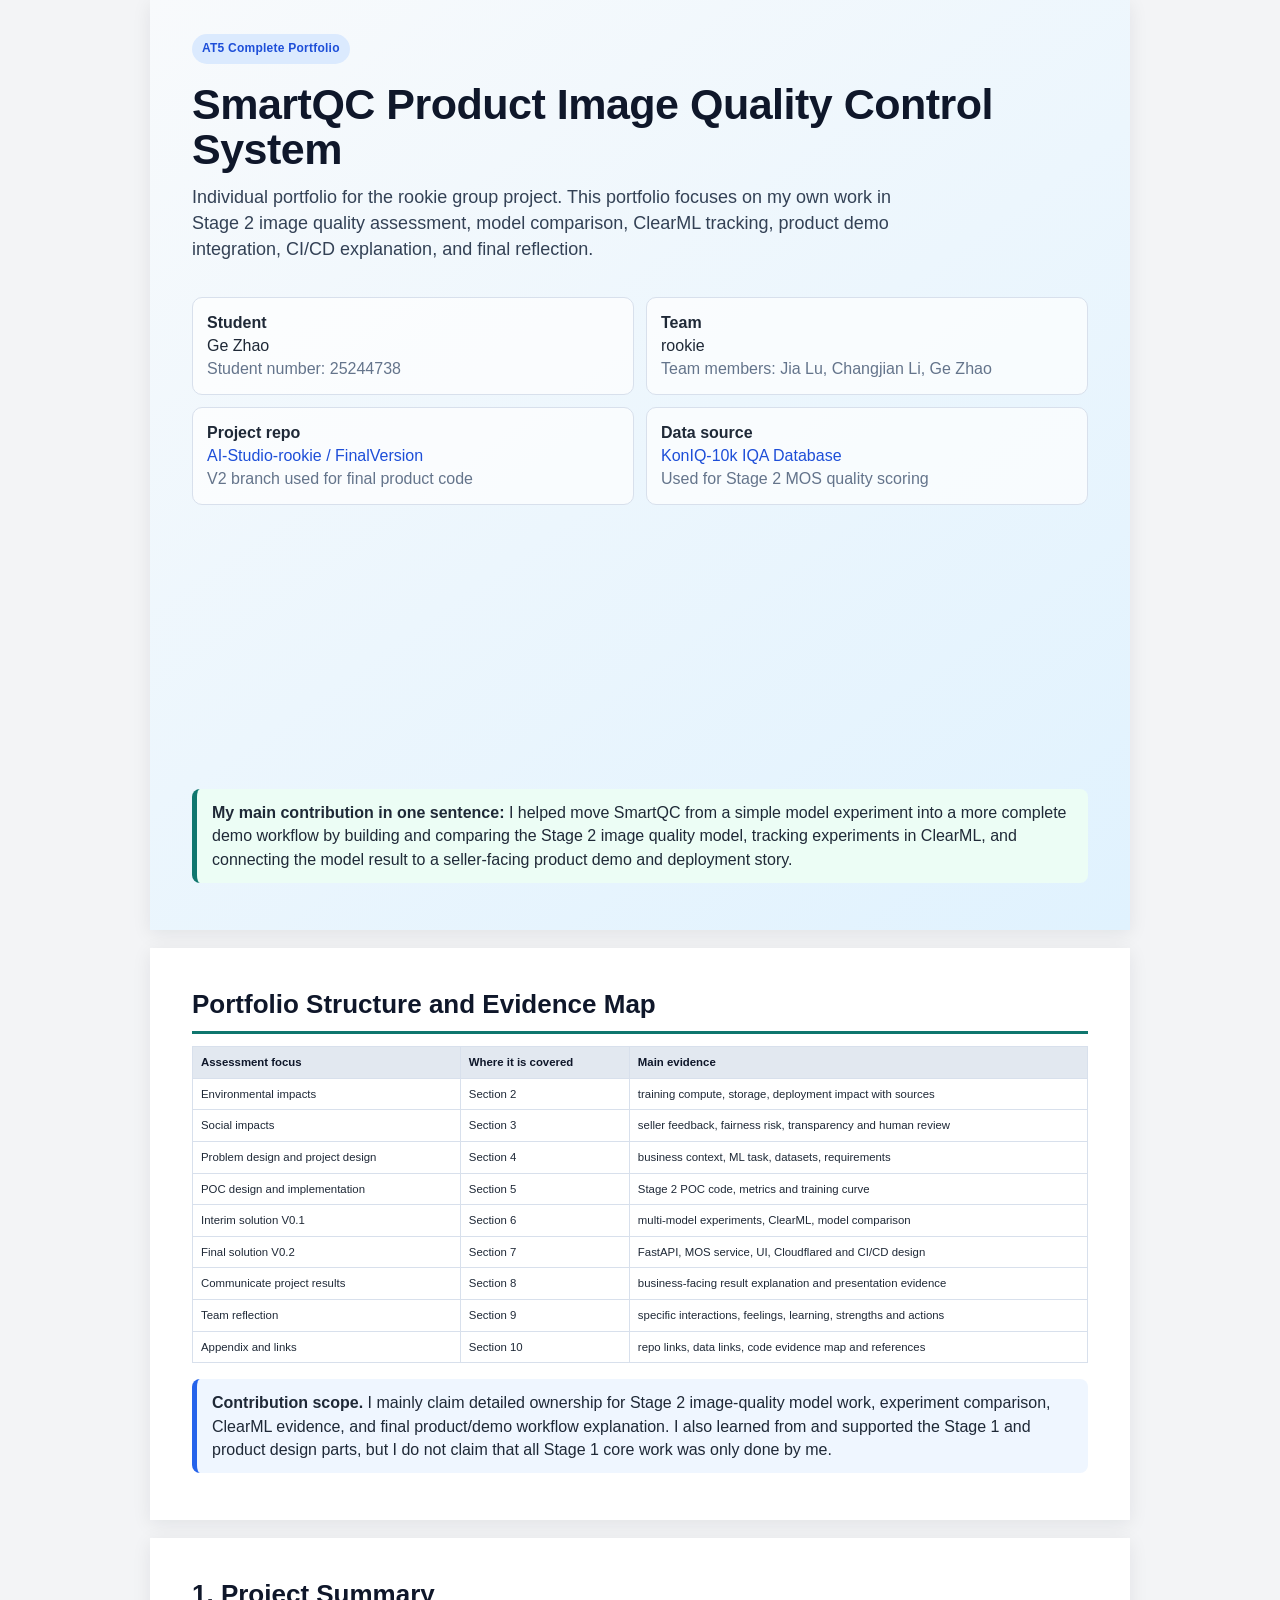
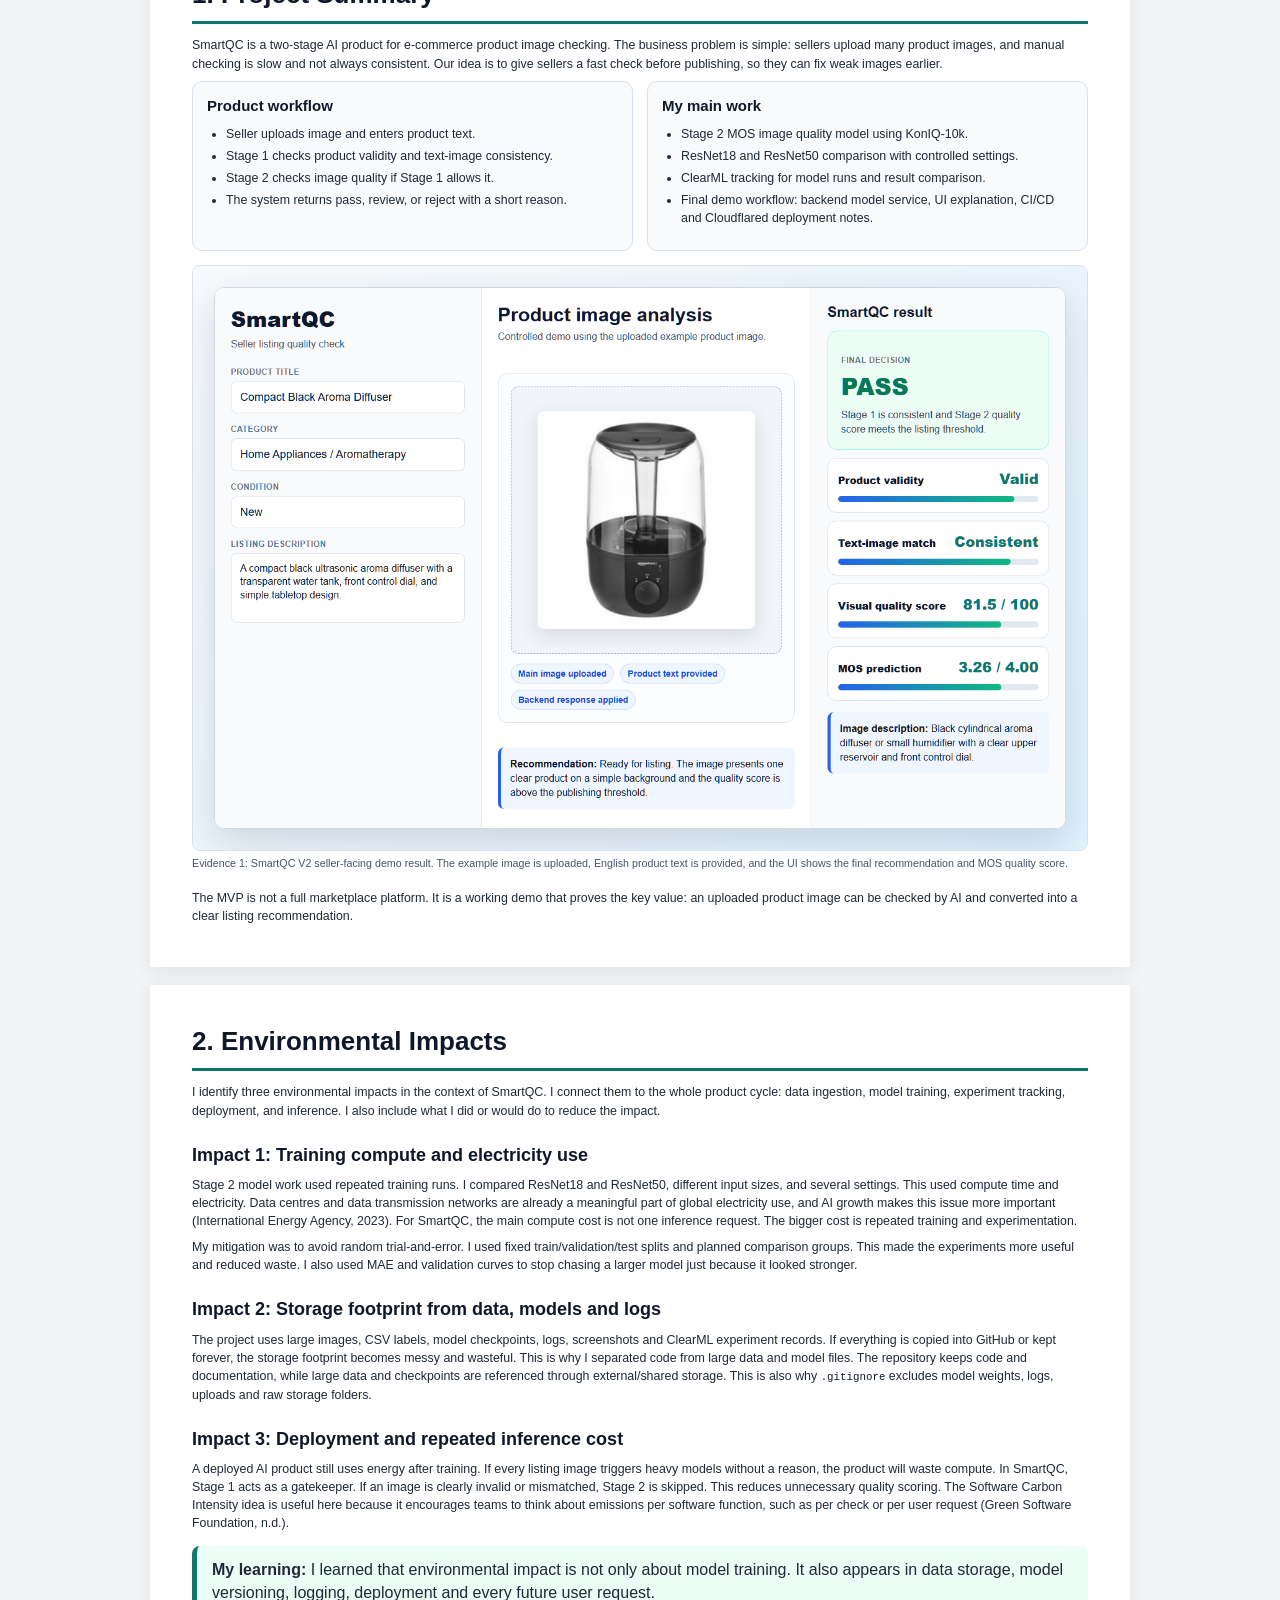
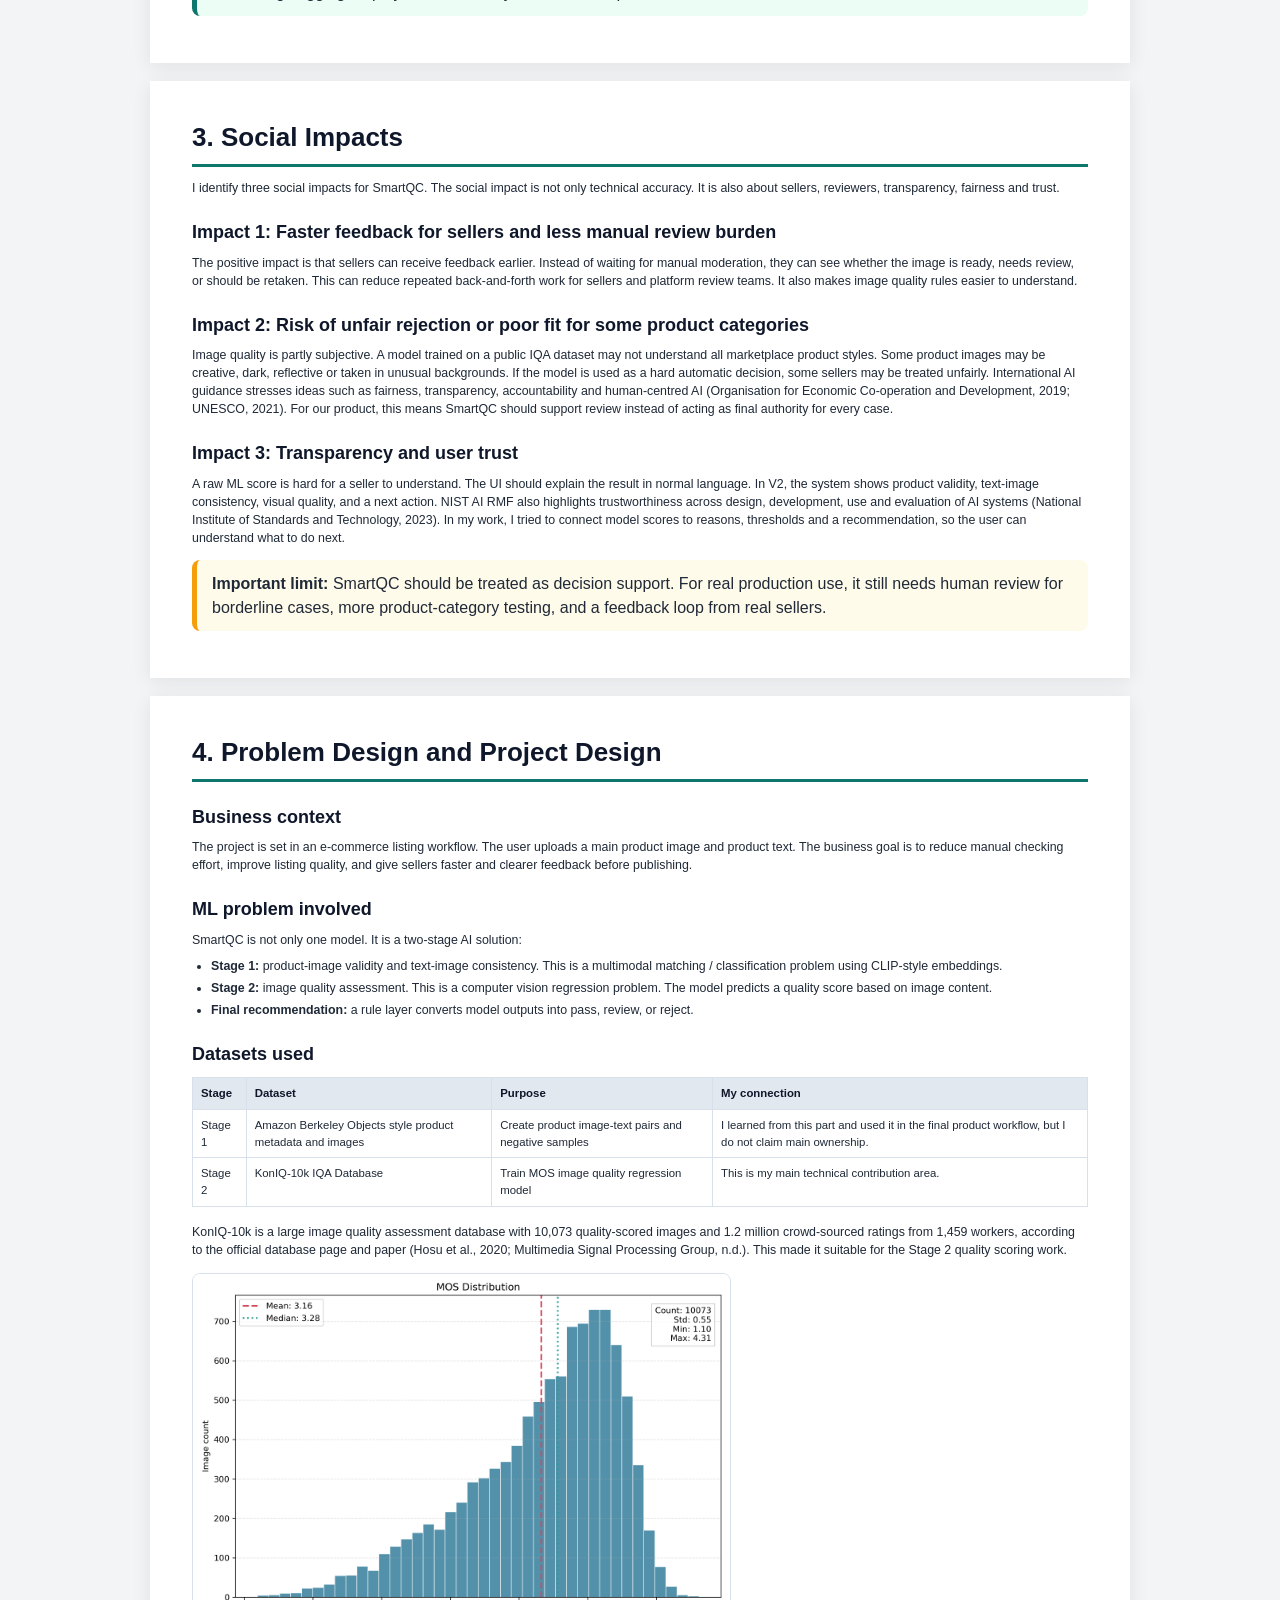
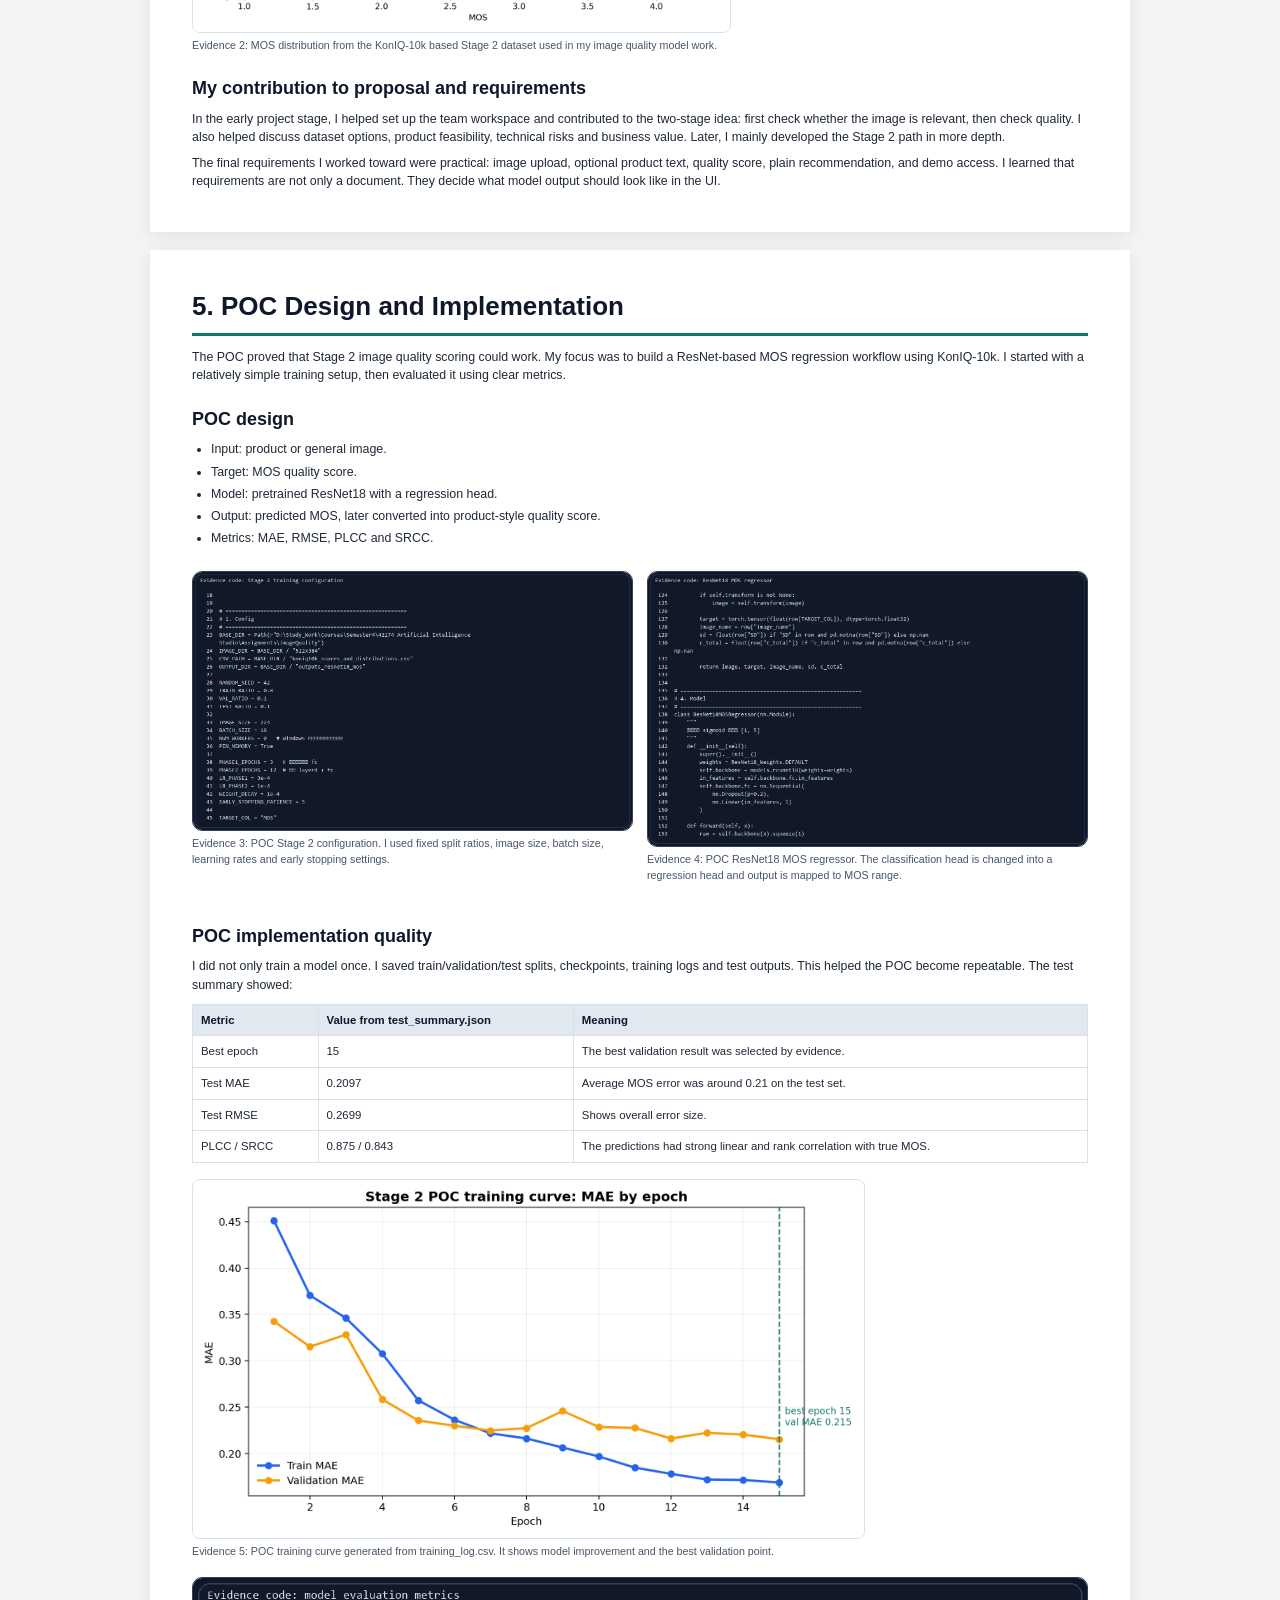
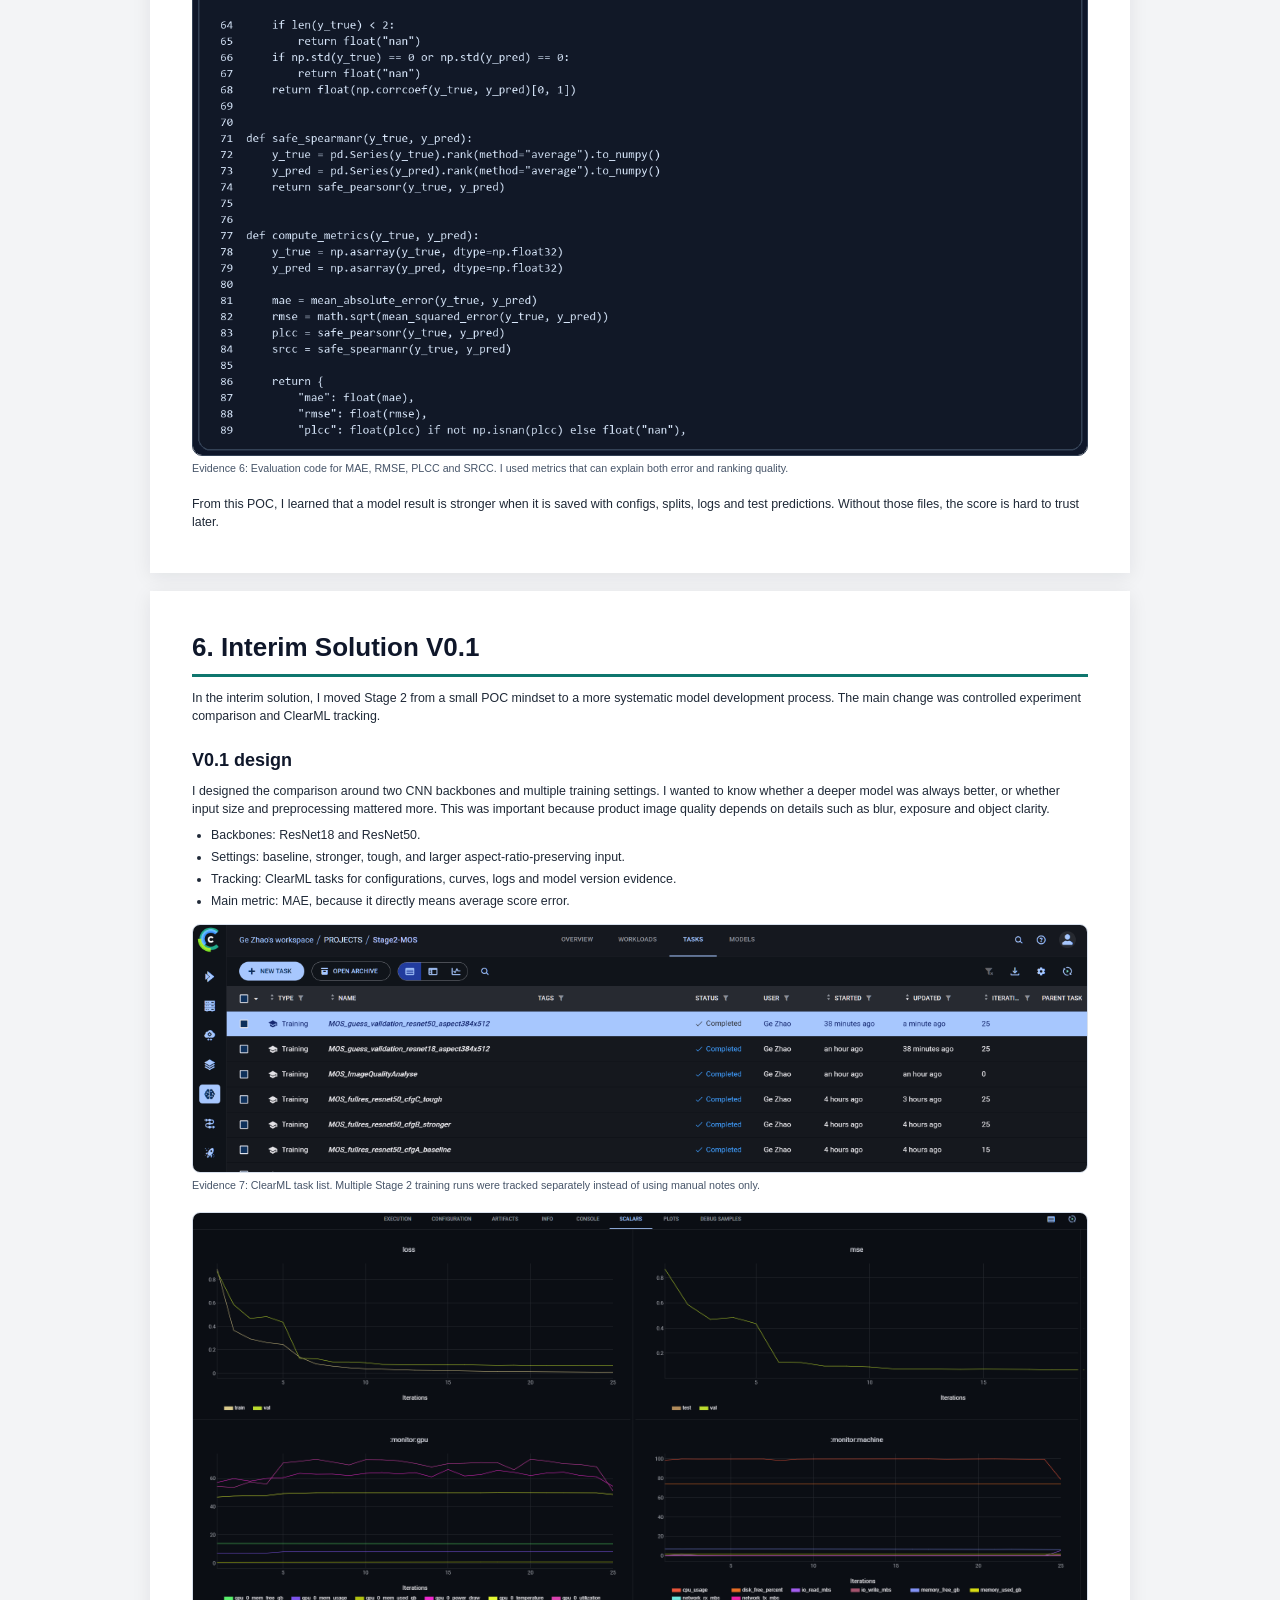
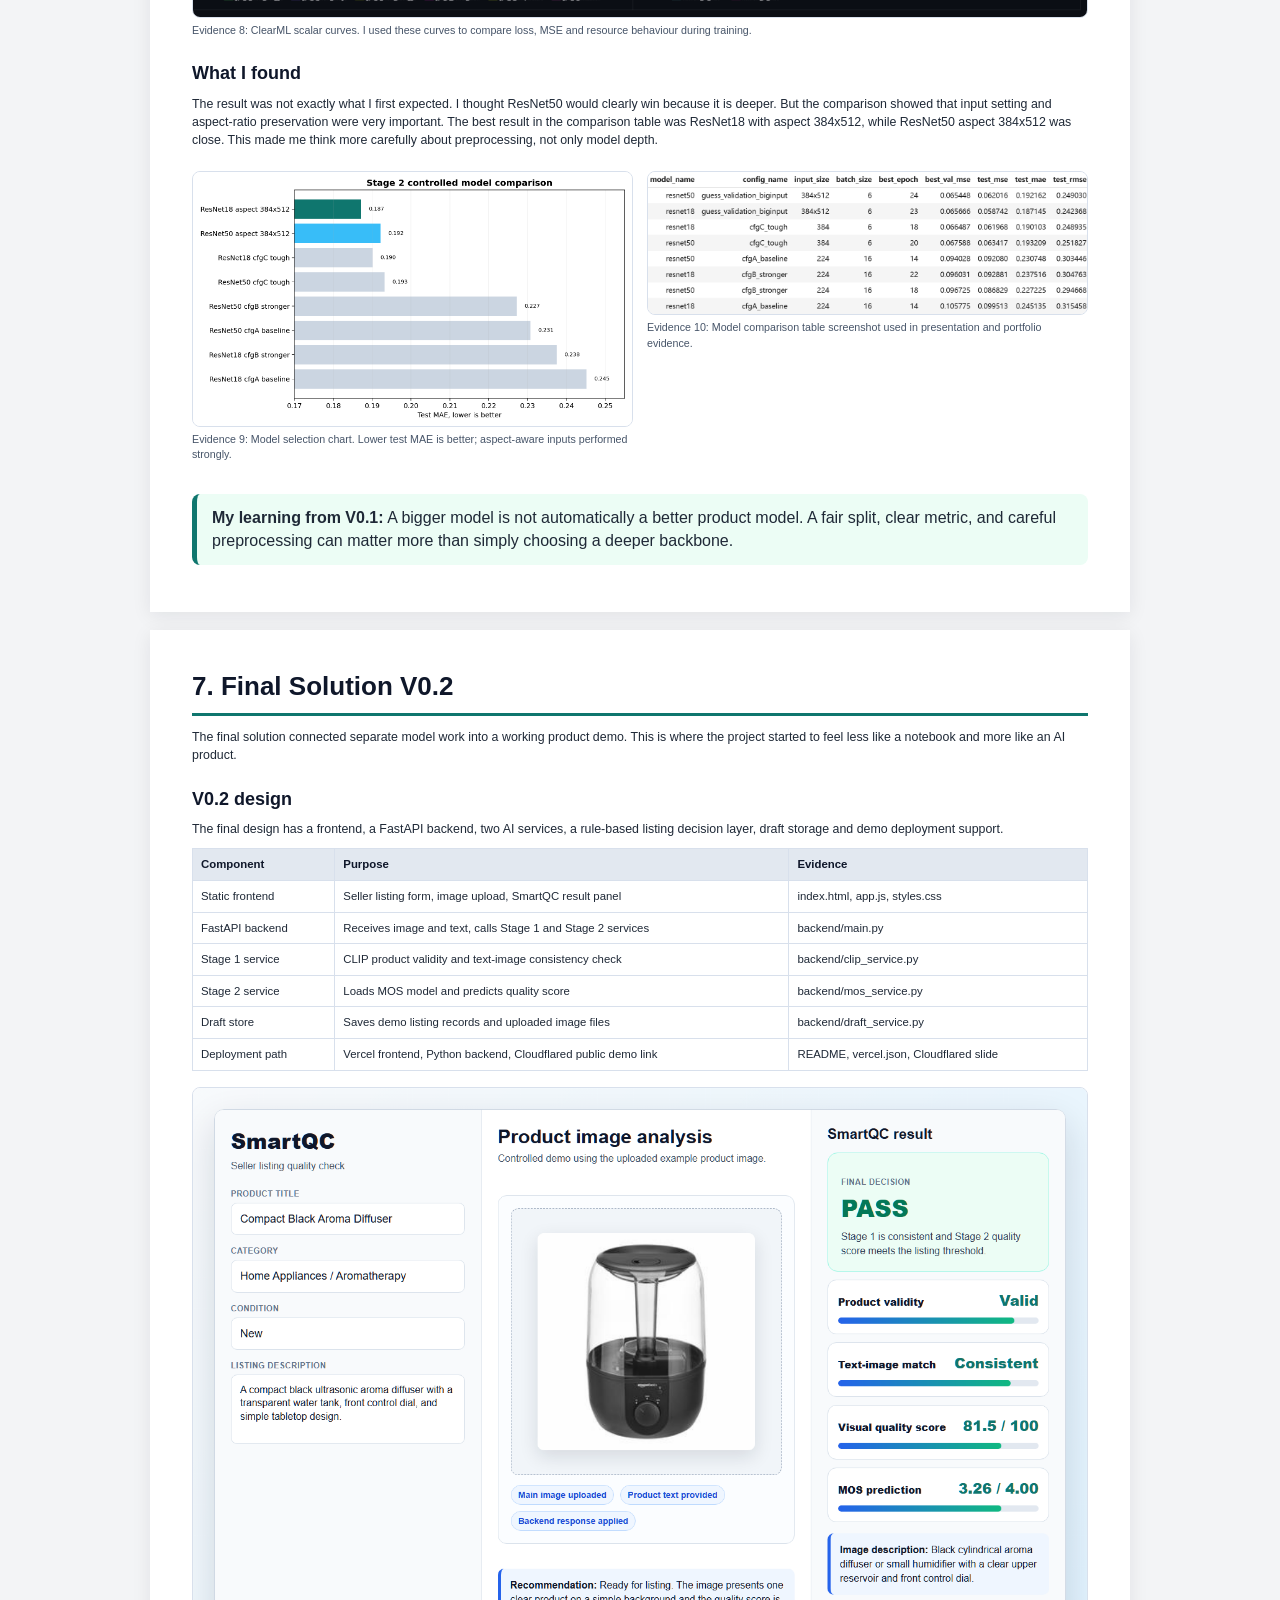
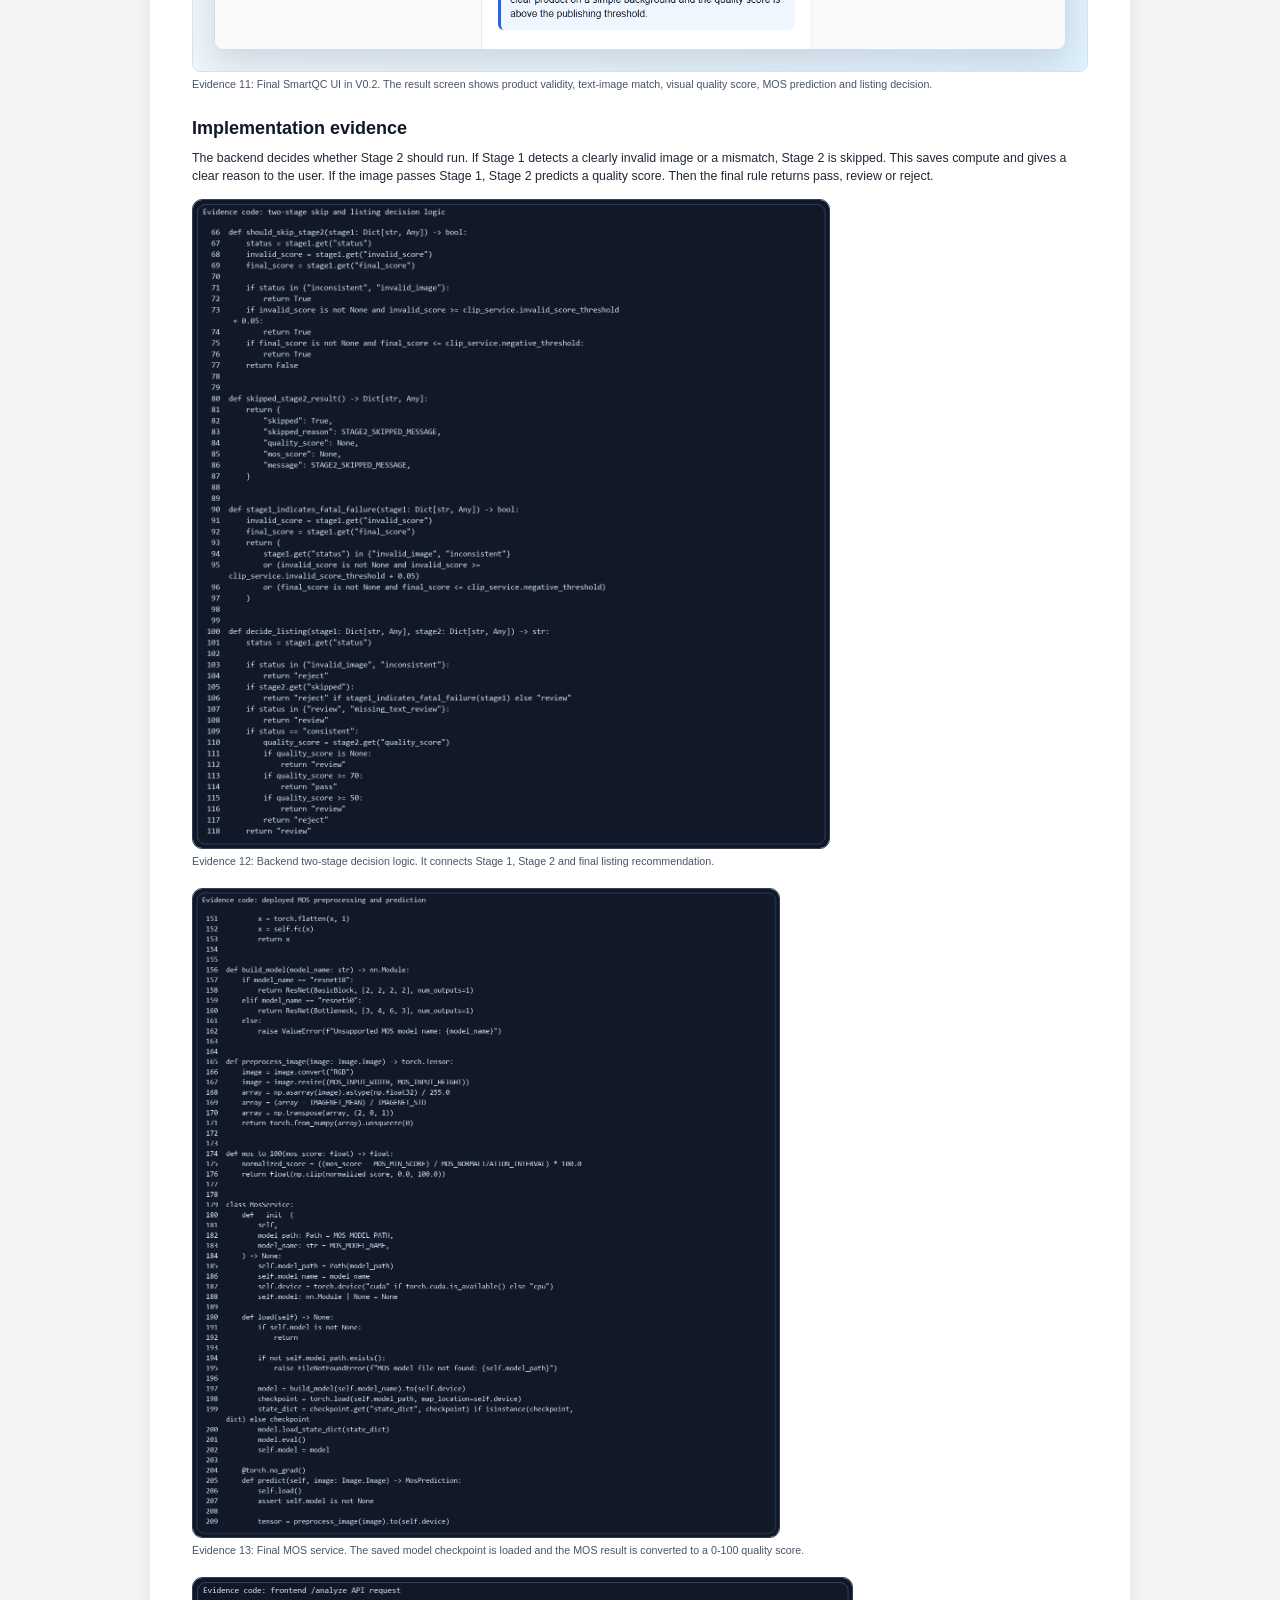
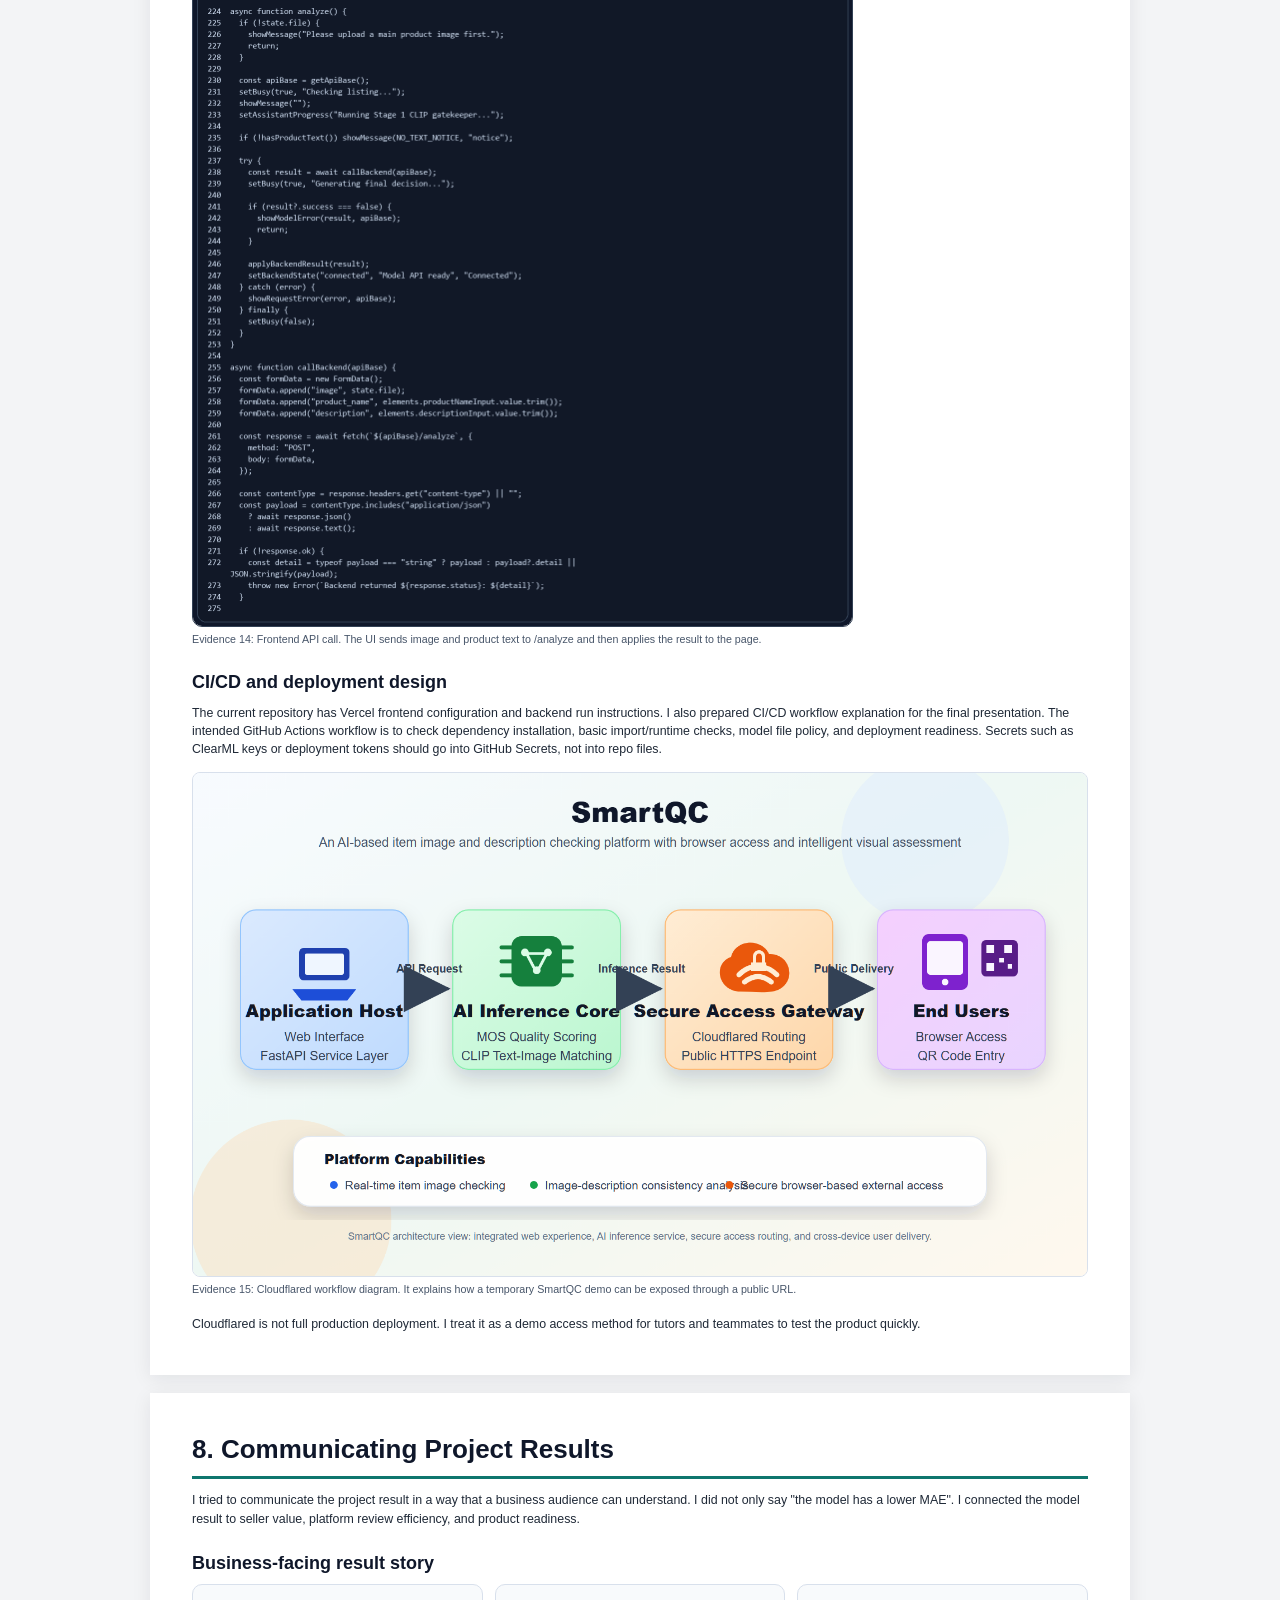
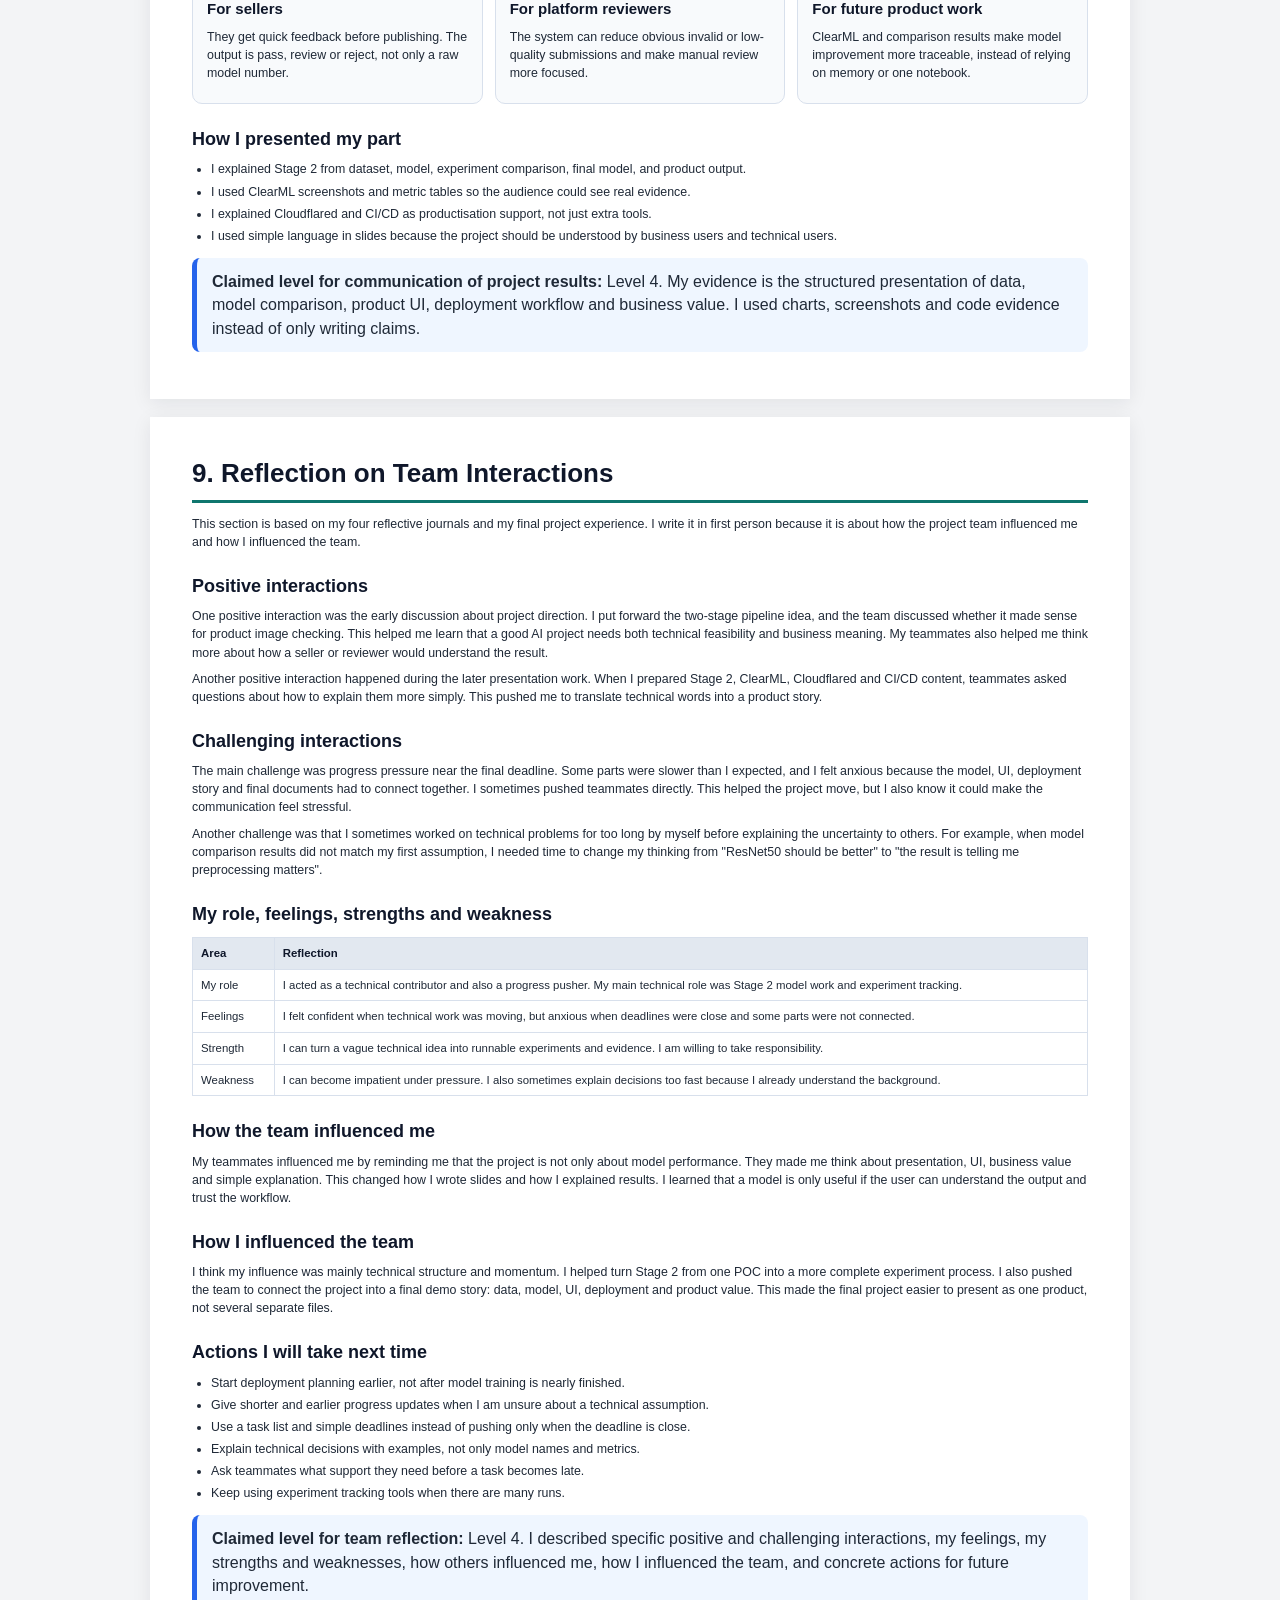
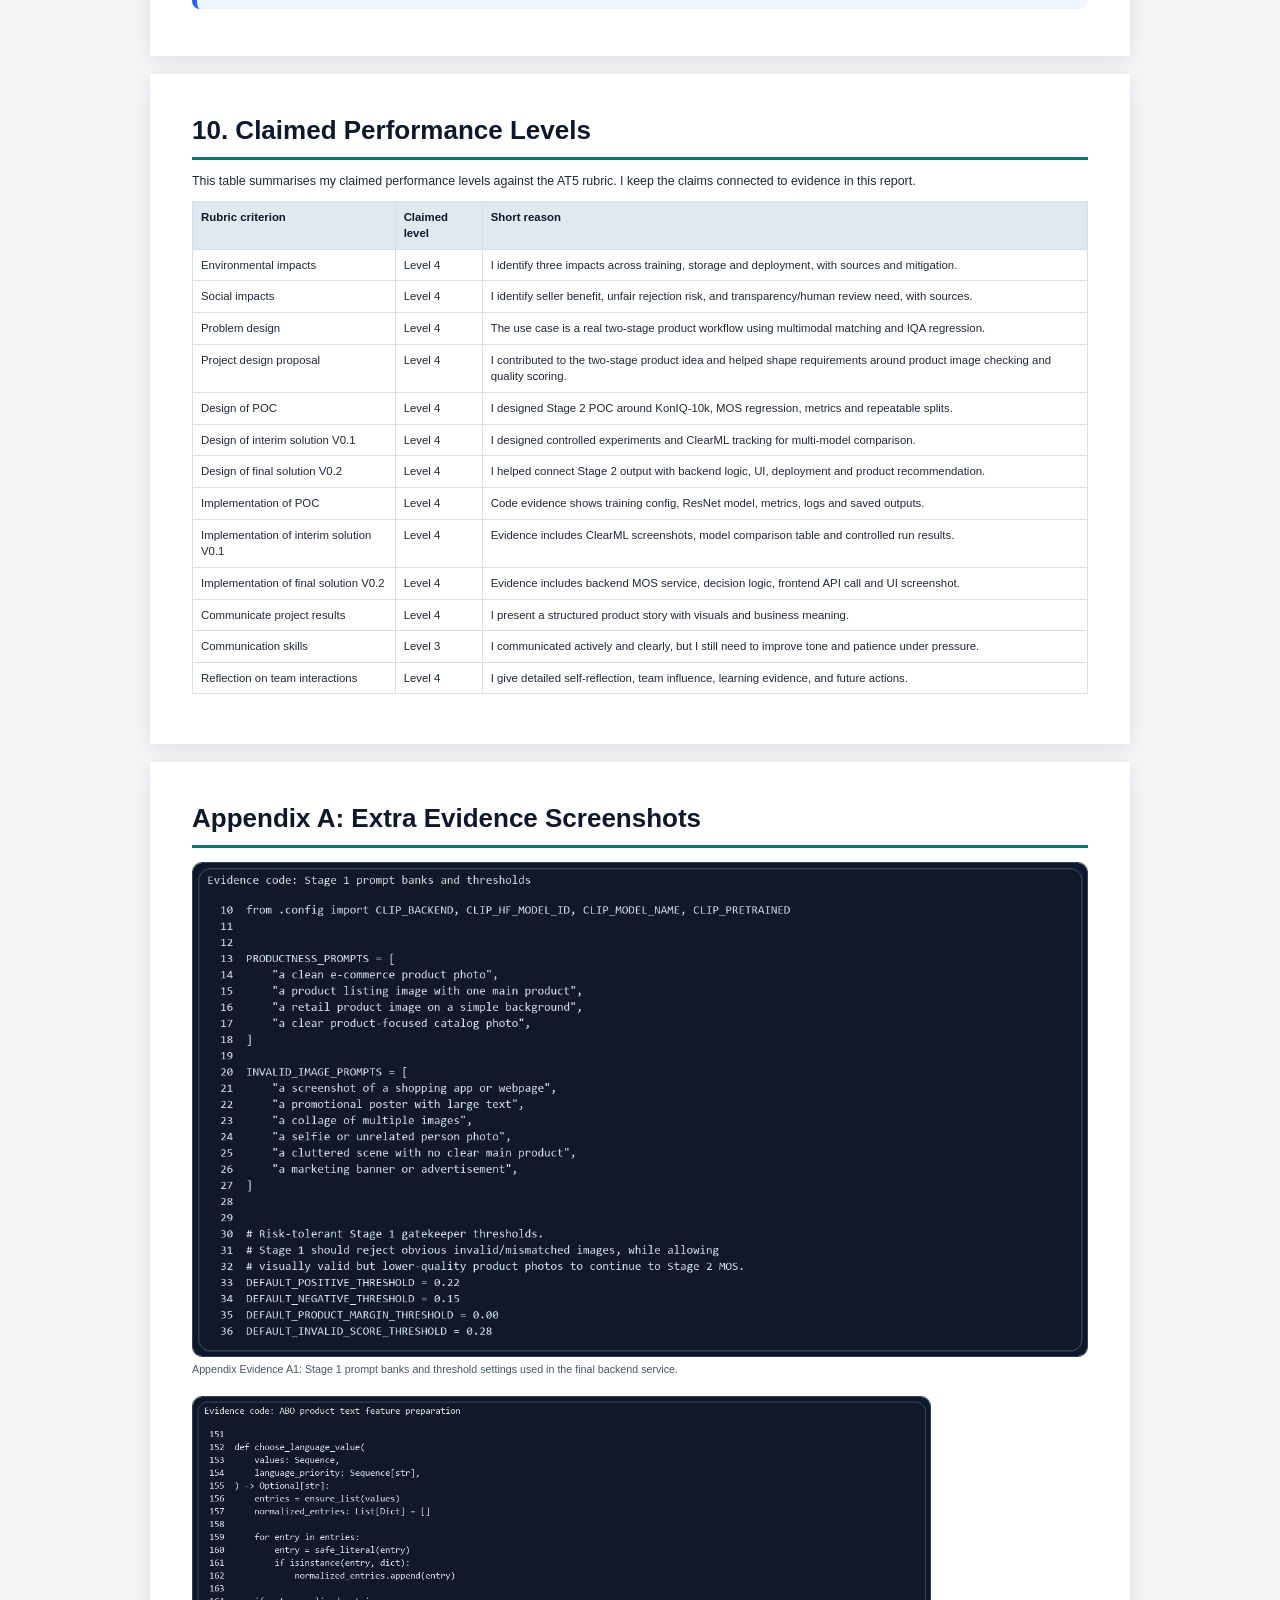
<file: Ge_Zhao_Portfolio/25244738_rookie_portfolio.html>
<!doctype html>
<html lang="en">
<head>
<meta charset="utf-8">
<title>25244738 rookie portfolio</title>
<style>
  @page { size: A4; margin: 14mm 13mm 16mm 13mm; }
  * { box-sizing: border-box; }
  body { font-family: Arial, Helvetica, sans-serif; color: #1f2937; margin: 0; background: #f3f4f6; line-height: 1.46; }
  .page { background: white; max-width: 980px; margin: 0 auto 18px; padding: 34px 42px; box-shadow: 0 4px 18px rgba(15, 23, 42, .08); }
  .cover { min-height: 930px; display: flex; flex-direction: column; justify-content: space-between; background: linear-gradient(145deg,#f8fafc,#e0f2fe); }
  .cover h1 { font-size: 43px; line-height: 1.05; margin: 18px 0 12px; color: #0f172a; letter-spacing: -0.5px; }
  .cover .subtitle { font-size: 18px; color: #334155; max-width: 720px; }
  .badge { display: inline-block; padding: 6px 10px; border-radius: 999px; background: #dbeafe; color: #1d4ed8; font-weight: 700; font-size: 12px; letter-spacing: .02em; }
  h2 { font-size: 26px; color: #0f172a; margin: 0 0 12px; padding-top: 4px; border-bottom: 3px solid #0f766e; padding-bottom: 7px; }
  h3 { font-size: 18px; color: #0f172a; margin: 22px 0 8px; }
  h4 { font-size: 14px; color: #0f766e; margin: 18px 0 5px; text-transform: uppercase; letter-spacing: .03em; }
  p { margin: 8px 0; font-size: 12.4px; }
  ul { margin: 7px 0 10px 19px; padding: 0; }
  li { margin: 4px 0; font-size: 12.4px; }
  code { font-family: Consolas, monospace; font-size: 10.8px; color: #0f172a; }
  .small { font-size: 11px; color: #475569; }
  .muted { color: #64748b; }
  .grid2 { display: grid; grid-template-columns: 1fr 1fr; gap: 14px; }
  .grid3 { display: grid; grid-template-columns: repeat(3, 1fr); gap: 12px; }
  .card { border: 1px solid #d8e0ec; border-radius: 10px; padding: 13px 14px; background: #f8fafc; }
  .card h3 { margin-top: 0; font-size: 15px; }
  .callout { border-left: 5px solid #0f766e; background: #ecfdf5; padding: 12px 15px; margin: 13px 0; border-radius: 8px; }
  .warning { border-left-color: #f59e0b; background: #fffbeb; }
  .claim { border-left-color: #2563eb; background: #eff6ff; }
  .figure { margin: 14px 0 18px; page-break-inside: avoid; }
  .figure img { max-width: 100%; display: block; border: 1px solid #d8e0ec; border-radius: 8px; background: white; }
  .figure figcaption { font-size: 10.7px; color: #475569; margin-top: 5px; }
  .codefig img { border-radius: 10px; border: 1px solid #334155; max-height: 650px; object-fit: contain; }
  .wide img { width: 100%; }
  .half img { max-height: 360px; object-fit: contain; }
  table { border-collapse: collapse; width: 100%; margin: 10px 0 16px; page-break-inside: avoid; }
  th, td { border: 1px solid #d8e0ec; padding: 7px 8px; font-size: 11.4px; vertical-align: top; }
  th { background: #e2e8f0; color: #0f172a; text-align: left; }
  .toc a, a { color: #1d4ed8; text-decoration: none; }
  .section-break { page-break-before: always; }
  .avoid-break { page-break-inside: avoid; }
  .cover-meta { display: grid; grid-template-columns: 1fr 1fr; gap: 12px; margin-top: 34px; }
  .cover-meta .card { background: rgba(255,255,255,.7); }
  .refs li { font-size: 11.2px; word-break: break-word; }
  .appendix-list li { font-size: 11.5px; }
  .apa-refs p { font-size: 11.2px; margin: 7px 0 7px 22px; text-indent: -22px; word-break: break-word; }
  @media print {
    body { background: #fff; }
    .page { max-width: none; margin: 0; box-shadow: none; }
    .cover { min-height: 930px; page-break-after: always; }
  }
</style>
</head>
<body>

<section class="page cover">
  <div>
    <span class="badge">AT5 Complete Portfolio</span>
    <h1>SmartQC Product Image Quality Control System</h1>
    <p class="subtitle">Individual portfolio for the rookie group project. This portfolio focuses on my own work in Stage 2 image quality assessment, model comparison, ClearML tracking, product demo integration, CI/CD explanation, and final reflection.</p>
    <div class="cover-meta">
      <div class="card"><b>Student</b><br>Ge Zhao<br><span class="muted">Student number: 25244738</span></div>
      <div class="card"><b>Team</b><br>rookie<br><span class="muted">Team members: Jia Lu, Changjian Li, Ge Zhao</span></div>
      <div class="card"><b>Project repo</b><br><a href="https://github.com/jiaLu4/AI-Studio-rookie/tree/FinalVersion">AI-Studio-rookie / FinalVersion</a><br><span class="muted">V2 branch used for final product code</span></div>
      <div class="card"><b>Data source</b><br><a href="https://database.mmsp-kn.de/koniq-10k-database.html">KonIQ-10k IQA Database</a><br><span class="muted">Used for Stage 2 MOS quality scoring</span></div>
    </div>
  </div>
  <div class="callout">
    <b>My main contribution in one sentence:</b> I helped move SmartQC from a simple model experiment into a more complete demo workflow by building and comparing the Stage 2 image quality model, tracking experiments in ClearML, and connecting the model result to a seller-facing product demo and deployment story.
  </div>
</section>

<section class="page toc">
  <h2>Portfolio Structure and Evidence Map</h2>
  <table>
    <tr><th>Assessment focus</th><th>Where it is covered</th><th>Main evidence</th></tr>
    <tr><td>Environmental impacts</td><td>Section 2</td><td>training compute, storage, deployment impact with sources</td></tr>
    <tr><td>Social impacts</td><td>Section 3</td><td>seller feedback, fairness risk, transparency and human review</td></tr>
    <tr><td>Problem design and project design</td><td>Section 4</td><td>business context, ML task, datasets, requirements</td></tr>
    <tr><td>POC design and implementation</td><td>Section 5</td><td>Stage 2 POC code, metrics and training curve</td></tr>
    <tr><td>Interim solution V0.1</td><td>Section 6</td><td>multi-model experiments, ClearML, model comparison</td></tr>
    <tr><td>Final solution V0.2</td><td>Section 7</td><td>FastAPI, MOS service, UI, Cloudflared and CI/CD design</td></tr>
    <tr><td>Communicate project results</td><td>Section 8</td><td>business-facing result explanation and presentation evidence</td></tr>
    <tr><td>Team reflection</td><td>Section 9</td><td>specific interactions, feelings, learning, strengths and actions</td></tr>
    <tr><td>Appendix and links</td><td>Section 10</td><td>repo links, data links, code evidence map and references</td></tr>
  </table>
  <div class="callout claim">
    <b>Contribution scope.</b> I mainly claim detailed ownership for Stage 2 image-quality model work, experiment comparison, ClearML evidence, and final product/demo workflow explanation. I also learned from and supported the Stage 1 and product design parts, but I do not claim that all Stage 1 core work was only done by me.
  </div>
</section>

<section class="page section-break">
  <h2>1. Project Summary</h2>
  <p>SmartQC is a two-stage AI product for e-commerce product image checking. The business problem is simple: sellers upload many product images, and manual checking is slow and not always consistent. Our idea is to give sellers a fast check before publishing, so they can fix weak images earlier.</p>
  <div class="grid2">
    <div class="card">
      <h3>Product workflow</h3>
      <ul>
        <li>Seller uploads image and enters product text.</li>
        <li>Stage 1 checks product validity and text-image consistency.</li>
        <li>Stage 2 checks image quality if Stage 1 allows it.</li>
        <li>The system returns pass, review, or reject with a short reason.</li>
      </ul>
    </div>
    <div class="card">
      <h3>My main work</h3>
      <ul>
        <li>Stage 2 MOS image quality model using KonIQ-10k.</li>
        <li>ResNet18 and ResNet50 comparison with controlled settings.</li>
        <li>ClearML tracking for model runs and result comparison.</li>
        <li>Final demo workflow: backend model service, UI explanation, CI/CD and Cloudflared deployment notes.</li>
      </ul>
    </div>
  </div>
  <figure class="figure wide"><img src="assets/smartqc_demo_result.png" alt="Evidence 1: SmartQC V2 seller-facing demo result. The example image is uploaded, English product text is provided, and the UI shows the final recommendation and MOS quality score."><figcaption>Evidence 1: SmartQC V2 seller-facing demo result. The example image is uploaded, English product text is provided, and the UI shows the final recommendation and MOS quality score.</figcaption></figure>
  <p>The MVP is not a full marketplace platform. It is a working demo that proves the key value: an uploaded product image can be checked by AI and converted into a clear listing recommendation.</p>
</section>

<section class="page section-break">
  <h2>2. Environmental Impacts</h2>
  <p>I identify three environmental impacts in the context of SmartQC. I connect them to the whole product cycle: data ingestion, model training, experiment tracking, deployment, and inference. I also include what I did or would do to reduce the impact.</p>

  <h3>Impact 1: Training compute and electricity use</h3>
  <p>Stage 2 model work used repeated training runs. I compared ResNet18 and ResNet50, different input sizes, and several settings. This used compute time and electricity. Data centres and data transmission networks are already a meaningful part of global electricity use, and AI growth makes this issue more important (International Energy Agency, 2023). For SmartQC, the main compute cost is not one inference request. The bigger cost is repeated training and experimentation.</p>
  <p>My mitigation was to avoid random trial-and-error. I used fixed train/validation/test splits and planned comparison groups. This made the experiments more useful and reduced waste. I also used MAE and validation curves to stop chasing a larger model just because it looked stronger.</p>

  <h3>Impact 2: Storage footprint from data, models and logs</h3>
  <p>The project uses large images, CSV labels, model checkpoints, logs, screenshots and ClearML experiment records. If everything is copied into GitHub or kept forever, the storage footprint becomes messy and wasteful. This is why I separated code from large data and model files. The repository keeps code and documentation, while large data and checkpoints are referenced through external/shared storage. This is also why <code>.gitignore</code> excludes model weights, logs, uploads and raw storage folders.</p>

  <h3>Impact 3: Deployment and repeated inference cost</h3>
  <p>A deployed AI product still uses energy after training. If every listing image triggers heavy models without a reason, the product will waste compute. In SmartQC, Stage 1 acts as a gatekeeper. If an image is clearly invalid or mismatched, Stage 2 is skipped. This reduces unnecessary quality scoring. The Software Carbon Intensity idea is useful here because it encourages teams to think about emissions per software function, such as per check or per user request (Green Software Foundation, n.d.).</p>
  <div class="callout">
    <b>My learning:</b> I learned that environmental impact is not only about model training. It also appears in data storage, model versioning, logging, deployment and every future user request.
  </div>
</section>

<section class="page section-break">
  <h2>3. Social Impacts</h2>
  <p>I identify three social impacts for SmartQC. The social impact is not only technical accuracy. It is also about sellers, reviewers, transparency, fairness and trust.</p>

  <h3>Impact 1: Faster feedback for sellers and less manual review burden</h3>
  <p>The positive impact is that sellers can receive feedback earlier. Instead of waiting for manual moderation, they can see whether the image is ready, needs review, or should be retaken. This can reduce repeated back-and-forth work for sellers and platform review teams. It also makes image quality rules easier to understand.</p>

  <h3>Impact 2: Risk of unfair rejection or poor fit for some product categories</h3>
  <p>Image quality is partly subjective. A model trained on a public IQA dataset may not understand all marketplace product styles. Some product images may be creative, dark, reflective or taken in unusual backgrounds. If the model is used as a hard automatic decision, some sellers may be treated unfairly. International AI guidance stresses ideas such as fairness, transparency, accountability and human-centred AI (Organisation for Economic Co-operation and Development, 2019; UNESCO, 2021). For our product, this means SmartQC should support review instead of acting as final authority for every case.</p>

  <h3>Impact 3: Transparency and user trust</h3>
  <p>A raw ML score is hard for a seller to understand. The UI should explain the result in normal language. In V2, the system shows product validity, text-image consistency, visual quality, and a next action. NIST AI RMF also highlights trustworthiness across design, development, use and evaluation of AI systems (National Institute of Standards and Technology, 2023). In my work, I tried to connect model scores to reasons, thresholds and a recommendation, so the user can understand what to do next.</p>
  <div class="callout warning">
    <b>Important limit:</b> SmartQC should be treated as decision support. For real production use, it still needs human review for borderline cases, more product-category testing, and a feedback loop from real sellers.
  </div>
</section>

<section class="page section-break">
  <h2>4. Problem Design and Project Design</h2>
  <h3>Business context</h3>
  <p>The project is set in an e-commerce listing workflow. The user uploads a main product image and product text. The business goal is to reduce manual checking effort, improve listing quality, and give sellers faster and clearer feedback before publishing.</p>

  <h3>ML problem involved</h3>
  <p>SmartQC is not only one model. It is a two-stage AI solution:</p>
  <ul>
    <li><b>Stage 1:</b> product-image validity and text-image consistency. This is a multimodal matching / classification problem using CLIP-style embeddings.</li>
    <li><b>Stage 2:</b> image quality assessment. This is a computer vision regression problem. The model predicts a quality score based on image content.</li>
    <li><b>Final recommendation:</b> a rule layer converts model outputs into pass, review, or reject.</li>
  </ul>

  <h3>Datasets used</h3>
  <table>
    <tr><th>Stage</th><th>Dataset</th><th>Purpose</th><th>My connection</th></tr>
    <tr><td>Stage 1</td><td>Amazon Berkeley Objects style product metadata and images</td><td>Create product image-text pairs and negative samples</td><td>I learned from this part and used it in the final product workflow, but I do not claim main ownership.</td></tr>
    <tr><td>Stage 2</td><td>KonIQ-10k IQA Database</td><td>Train MOS image quality regression model</td><td>This is my main technical contribution area.</td></tr>
  </table>
  <p>KonIQ-10k is a large image quality assessment database with 10,073 quality-scored images and 1.2 million crowd-sourced ratings from 1,459 workers, according to the official database page and paper (Hosu et al., 2020; Multimedia Signal Processing Group, n.d.). This made it suitable for the Stage 2 quality scoring work.</p>
  <figure class="figure half"><img src="assets/mos_distribution.png" alt="Evidence 2: MOS distribution from the KonIQ-10k based Stage 2 dataset used in my image quality model work."><figcaption>Evidence 2: MOS distribution from the KonIQ-10k based Stage 2 dataset used in my image quality model work.</figcaption></figure>

  <h3>My contribution to proposal and requirements</h3>
  <p>In the early project stage, I helped set up the team workspace and contributed to the two-stage idea: first check whether the image is relevant, then check quality. I also helped discuss dataset options, product feasibility, technical risks and business value. Later, I mainly developed the Stage 2 path in more depth.</p>
  <p>The final requirements I worked toward were practical: image upload, optional product text, quality score, plain recommendation, and demo access. I learned that requirements are not only a document. They decide what model output should look like in the UI.</p>
</section>

<section class="page section-break">
  <h2>5. POC Design and Implementation</h2>
  <p>The POC proved that Stage 2 image quality scoring could work. My focus was to build a ResNet-based MOS regression workflow using KonIQ-10k. I started with a relatively simple training setup, then evaluated it using clear metrics.</p>

  <h3>POC design</h3>
  <ul>
    <li>Input: product or general image.</li>
    <li>Target: MOS quality score.</li>
    <li>Model: pretrained ResNet18 with a regression head.</li>
    <li>Output: predicted MOS, later converted into product-style quality score.</li>
    <li>Metrics: MAE, RMSE, PLCC and SRCC.</li>
  </ul>

  <div class="grid2">
    <div><figure class="figure codefig"><img src="assets/code_training_config.png" alt="Evidence 3: POC Stage 2 configuration. I used fixed split ratios, image size, batch size, learning rates and early stopping settings."><figcaption>Evidence 3: POC Stage 2 configuration. I used fixed split ratios, image size, batch size, learning rates and early stopping settings.</figcaption></figure></div>
    <div><figure class="figure codefig"><img src="assets/code_resnet_model.png" alt="Evidence 4: POC ResNet18 MOS regressor. The classification head is changed into a regression head and output is mapped to MOS range."><figcaption>Evidence 4: POC ResNet18 MOS regressor. The classification head is changed into a regression head and output is mapped to MOS range.</figcaption></figure></div>
  </div>

  <h3>POC implementation quality</h3>
  <p>I did not only train a model once. I saved train/validation/test splits, checkpoints, training logs and test outputs. This helped the POC become repeatable. The test summary showed:</p>
  <table>
    <tr><th>Metric</th><th>Value from test_summary.json</th><th>Meaning</th></tr>
    <tr><td>Best epoch</td><td>15</td><td>The best validation result was selected by evidence.</td></tr>
    <tr><td>Test MAE</td><td>0.2097</td><td>Average MOS error was around 0.21 on the test set.</td></tr>
    <tr><td>Test RMSE</td><td>0.2699</td><td>Shows overall error size.</td></tr>
    <tr><td>PLCC / SRCC</td><td>0.875 / 0.843</td><td>The predictions had strong linear and rank correlation with true MOS.</td></tr>
  </table>
  <figure class="figure half"><img src="assets/training_mae_curve.png" alt="Evidence 5: POC training curve generated from training_log.csv. It shows model improvement and the best validation point."><figcaption>Evidence 5: POC training curve generated from training_log.csv. It shows model improvement and the best validation point.</figcaption></figure>
  <figure class="figure codefig"><img src="assets/code_metrics.png" alt="Evidence 6: Evaluation code for MAE, RMSE, PLCC and SRCC. I used metrics that can explain both error and ranking quality."><figcaption>Evidence 6: Evaluation code for MAE, RMSE, PLCC and SRCC. I used metrics that can explain both error and ranking quality.</figcaption></figure>

  <p>From this POC, I learned that a model result is stronger when it is saved with configs, splits, logs and test predictions. Without those files, the score is hard to trust later.</p>
</section>

<section class="page section-break">
  <h2>6. Interim Solution V0.1</h2>
  <p>In the interim solution, I moved Stage 2 from a small POC mindset to a more systematic model development process. The main change was controlled experiment comparison and ClearML tracking.</p>

  <h3>V0.1 design</h3>
  <p>I designed the comparison around two CNN backbones and multiple training settings. I wanted to know whether a deeper model was always better, or whether input size and preprocessing mattered more. This was important because product image quality depends on details such as blur, exposure and object clarity.</p>
  <ul>
    <li>Backbones: ResNet18 and ResNet50.</li>
    <li>Settings: baseline, stronger, tough, and larger aspect-ratio-preserving input.</li>
    <li>Tracking: ClearML tasks for configurations, curves, logs and model version evidence.</li>
    <li>Main metric: MAE, because it directly means average score error.</li>
  </ul>

  <figure class="figure wide"><img src="assets/clearml_tasks_crop.png" alt="Evidence 7: ClearML task list. Multiple Stage 2 training runs were tracked separately instead of using manual notes only."><figcaption>Evidence 7: ClearML task list. Multiple Stage 2 training runs were tracked separately instead of using manual notes only.</figcaption></figure>
  <figure class="figure wide"><img src="assets/clearml_scalars.png" alt="Evidence 8: ClearML scalar curves. I used these curves to compare loss, MSE and resource behaviour during training."><figcaption>Evidence 8: ClearML scalar curves. I used these curves to compare loss, MSE and resource behaviour during training.</figcaption></figure>

  <h3>What I found</h3>
  <p>The result was not exactly what I first expected. I thought ResNet50 would clearly win because it is deeper. But the comparison showed that input setting and aspect-ratio preservation were very important. The best result in the comparison table was ResNet18 with aspect 384x512, while ResNet50 aspect 384x512 was close. This made me think more carefully about preprocessing, not only model depth.</p>
  <div class="grid2">
    <div><figure class="figure half"><img src="assets/model_selection_mae.png" alt="Evidence 9: Model selection chart. Lower test MAE is better; aspect-aware inputs performed strongly."><figcaption>Evidence 9: Model selection chart. Lower test MAE is better; aspect-aware inputs performed strongly.</figcaption></figure></div>
    <div><figure class="figure half"><img src="assets/model_comparison_table.png" alt="Evidence 10: Model comparison table screenshot used in presentation and portfolio evidence."><figcaption>Evidence 10: Model comparison table screenshot used in presentation and portfolio evidence.</figcaption></figure></div>
  </div>

  <div class="callout">
    <b>My learning from V0.1:</b> A bigger model is not automatically a better product model. A fair split, clear metric, and careful preprocessing can matter more than simply choosing a deeper backbone.
  </div>
</section>

<section class="page section-break">
  <h2>7. Final Solution V0.2</h2>
  <p>The final solution connected separate model work into a working product demo. This is where the project started to feel less like a notebook and more like an AI product.</p>

  <h3>V0.2 design</h3>
  <p>The final design has a frontend, a FastAPI backend, two AI services, a rule-based listing decision layer, draft storage and demo deployment support.</p>
  <table>
    <tr><th>Component</th><th>Purpose</th><th>Evidence</th></tr>
    <tr><td>Static frontend</td><td>Seller listing form, image upload, SmartQC result panel</td><td>index.html, app.js, styles.css</td></tr>
    <tr><td>FastAPI backend</td><td>Receives image and text, calls Stage 1 and Stage 2 services</td><td>backend/main.py</td></tr>
    <tr><td>Stage 1 service</td><td>CLIP product validity and text-image consistency check</td><td>backend/clip_service.py</td></tr>
    <tr><td>Stage 2 service</td><td>Loads MOS model and predicts quality score</td><td>backend/mos_service.py</td></tr>
    <tr><td>Draft store</td><td>Saves demo listing records and uploaded image files</td><td>backend/draft_service.py</td></tr>
    <tr><td>Deployment path</td><td>Vercel frontend, Python backend, Cloudflared public demo link</td><td>README, vercel.json, Cloudflared slide</td></tr>
  </table>

  <figure class="figure wide"><img src="assets/smartqc_demo_result.png" alt="Evidence 11: Final SmartQC UI in V0.2. The result screen shows product validity, text-image match, visual quality score, MOS prediction and listing decision."><figcaption>Evidence 11: Final SmartQC UI in V0.2. The result screen shows product validity, text-image match, visual quality score, MOS prediction and listing decision.</figcaption></figure>

  <h3>Implementation evidence</h3>
  <p>The backend decides whether Stage 2 should run. If Stage 1 detects a clearly invalid image or a mismatch, Stage 2 is skipped. This saves compute and gives a clear reason to the user. If the image passes Stage 1, Stage 2 predicts a quality score. Then the final rule returns pass, review or reject.</p>
  <figure class="figure codefig"><img src="assets/code_backend_decision.png" alt="Evidence 12: Backend two-stage decision logic. It connects Stage 1, Stage 2 and final listing recommendation."><figcaption>Evidence 12: Backend two-stage decision logic. It connects Stage 1, Stage 2 and final listing recommendation.</figcaption></figure>
  <figure class="figure codefig"><img src="assets/code_mos_service.png" alt="Evidence 13: Final MOS service. The saved model checkpoint is loaded and the MOS result is converted to a 0-100 quality score."><figcaption>Evidence 13: Final MOS service. The saved model checkpoint is loaded and the MOS result is converted to a 0-100 quality score.</figcaption></figure>
  <figure class="figure codefig"><img src="assets/code_frontend_api.png" alt="Evidence 14: Frontend API call. The UI sends image and product text to /analyze and then applies the result to the page."><figcaption>Evidence 14: Frontend API call. The UI sends image and product text to /analyze and then applies the result to the page.</figcaption></figure>

  <h3>CI/CD and deployment design</h3>
  <p>The current repository has Vercel frontend configuration and backend run instructions. I also prepared CI/CD workflow explanation for the final presentation. The intended GitHub Actions workflow is to check dependency installation, basic import/runtime checks, model file policy, and deployment readiness. Secrets such as ClearML keys or deployment tokens should go into GitHub Secrets, not into repo files.</p>
  <figure class="figure wide"><img src="assets/cloudflared_workflow.png" alt="Evidence 15: Cloudflared workflow diagram. It explains how a temporary SmartQC demo can be exposed through a public URL."><figcaption>Evidence 15: Cloudflared workflow diagram. It explains how a temporary SmartQC demo can be exposed through a public URL.</figcaption></figure>
  <p>Cloudflared is not full production deployment. I treat it as a demo access method for tutors and teammates to test the product quickly.</p>
</section>

<section class="page section-break">
  <h2>8. Communicating Project Results</h2>
  <p>I tried to communicate the project result in a way that a business audience can understand. I did not only say "the model has a lower MAE". I connected the model result to seller value, platform review efficiency, and product readiness.</p>

  <h3>Business-facing result story</h3>
  <div class="grid3">
    <div class="card"><h3>For sellers</h3><p>They get quick feedback before publishing. The output is pass, review or reject, not only a raw model number.</p></div>
    <div class="card"><h3>For platform reviewers</h3><p>The system can reduce obvious invalid or low-quality submissions and make manual review more focused.</p></div>
    <div class="card"><h3>For future product work</h3><p>ClearML and comparison results make model improvement more traceable, instead of relying on memory or one notebook.</p></div>
  </div>

  <h3>How I presented my part</h3>
  <ul>
    <li>I explained Stage 2 from dataset, model, experiment comparison, final model, and product output.</li>
    <li>I used ClearML screenshots and metric tables so the audience could see real evidence.</li>
    <li>I explained Cloudflared and CI/CD as productisation support, not just extra tools.</li>
    <li>I used simple language in slides because the project should be understood by business users and technical users.</li>
  </ul>
  <div class="callout claim">
    <b>Claimed level for communication of project results:</b> Level 4. My evidence is the structured presentation of data, model comparison, product UI, deployment workflow and business value. I used charts, screenshots and code evidence instead of only writing claims.
  </div>
</section>

<section class="page section-break">
  <h2>9. Reflection on Team Interactions</h2>
  <p>This section is based on my four reflective journals and my final project experience. I write it in first person because it is about how the project team influenced me and how I influenced the team.</p>

  <h3>Positive interactions</h3>
  <p>One positive interaction was the early discussion about project direction. I put forward the two-stage pipeline idea, and the team discussed whether it made sense for product image checking. This helped me learn that a good AI project needs both technical feasibility and business meaning. My teammates also helped me think more about how a seller or reviewer would understand the result.</p>
  <p>Another positive interaction happened during the later presentation work. When I prepared Stage 2, ClearML, Cloudflared and CI/CD content, teammates asked questions about how to explain them more simply. This pushed me to translate technical words into a product story.</p>

  <h3>Challenging interactions</h3>
  <p>The main challenge was progress pressure near the final deadline. Some parts were slower than I expected, and I felt anxious because the model, UI, deployment story and final documents had to connect together. I sometimes pushed teammates directly. This helped the project move, but I also know it could make the communication feel stressful.</p>
  <p>Another challenge was that I sometimes worked on technical problems for too long by myself before explaining the uncertainty to others. For example, when model comparison results did not match my first assumption, I needed time to change my thinking from "ResNet50 should be better" to "the result is telling me preprocessing matters".</p>

  <h3>My role, feelings, strengths and weakness</h3>
  <table>
    <tr><th>Area</th><th>Reflection</th></tr>
    <tr><td>My role</td><td>I acted as a technical contributor and also a progress pusher. My main technical role was Stage 2 model work and experiment tracking.</td></tr>
    <tr><td>Feelings</td><td>I felt confident when technical work was moving, but anxious when deadlines were close and some parts were not connected.</td></tr>
    <tr><td>Strength</td><td>I can turn a vague technical idea into runnable experiments and evidence. I am willing to take responsibility.</td></tr>
    <tr><td>Weakness</td><td>I can become impatient under pressure. I also sometimes explain decisions too fast because I already understand the background.</td></tr>
  </table>

  <h3>How the team influenced me</h3>
  <p>My teammates influenced me by reminding me that the project is not only about model performance. They made me think about presentation, UI, business value and simple explanation. This changed how I wrote slides and how I explained results. I learned that a model is only useful if the user can understand the output and trust the workflow.</p>

  <h3>How I influenced the team</h3>
  <p>I think my influence was mainly technical structure and momentum. I helped turn Stage 2 from one POC into a more complete experiment process. I also pushed the team to connect the project into a final demo story: data, model, UI, deployment and product value. This made the final project easier to present as one product, not several separate files.</p>

  <h3>Actions I will take next time</h3>
  <ul>
    <li>Start deployment planning earlier, not after model training is nearly finished.</li>
    <li>Give shorter and earlier progress updates when I am unsure about a technical assumption.</li>
    <li>Use a task list and simple deadlines instead of pushing only when the deadline is close.</li>
    <li>Explain technical decisions with examples, not only model names and metrics.</li>
    <li>Ask teammates what support they need before a task becomes late.</li>
    <li>Keep using experiment tracking tools when there are many runs.</li>
  </ul>
  <div class="callout claim">
    <b>Claimed level for team reflection:</b> Level 4. I described specific positive and challenging interactions, my feelings, my strengths and weaknesses, how others influenced me, how I influenced the team, and concrete actions for future improvement.
  </div>
</section>

<section class="page section-break">
  <h2>10. Claimed Performance Levels</h2>
  <p>This table summarises my claimed performance levels against the AT5 rubric. I keep the claims connected to evidence in this report.</p>
  <table>
    <tr><th>Rubric criterion</th><th>Claimed level</th><th>Short reason</th></tr>
    <tr><td>Environmental impacts</td><td>Level 4</td><td>I identify three impacts across training, storage and deployment, with sources and mitigation.</td></tr>
    <tr><td>Social impacts</td><td>Level 4</td><td>I identify seller benefit, unfair rejection risk, and transparency/human review need, with sources.</td></tr>
    <tr><td>Problem design</td><td>Level 4</td><td>The use case is a real two-stage product workflow using multimodal matching and IQA regression.</td></tr>
    <tr><td>Project design proposal</td><td>Level 4</td><td>I contributed to the two-stage product idea and helped shape requirements around product image checking and quality scoring.</td></tr>
    <tr><td>Design of POC</td><td>Level 4</td><td>I designed Stage 2 POC around KonIQ-10k, MOS regression, metrics and repeatable splits.</td></tr>
    <tr><td>Design of interim solution V0.1</td><td>Level 4</td><td>I designed controlled experiments and ClearML tracking for multi-model comparison.</td></tr>
    <tr><td>Design of final solution V0.2</td><td>Level 4</td><td>I helped connect Stage 2 output with backend logic, UI, deployment and product recommendation.</td></tr>
    <tr><td>Implementation of POC</td><td>Level 4</td><td>Code evidence shows training config, ResNet model, metrics, logs and saved outputs.</td></tr>
    <tr><td>Implementation of interim solution V0.1</td><td>Level 4</td><td>Evidence includes ClearML screenshots, model comparison table and controlled run results.</td></tr>
    <tr><td>Implementation of final solution V0.2</td><td>Level 4</td><td>Evidence includes backend MOS service, decision logic, frontend API call and UI screenshot.</td></tr>
    <tr><td>Communicate project results</td><td>Level 4</td><td>I present a structured product story with visuals and business meaning.</td></tr>
    <tr><td>Communication skills</td><td>Level 3</td><td>I communicated actively and clearly, but I still need to improve tone and patience under pressure.</td></tr>
    <tr><td>Reflection on team interactions</td><td>Level 4</td><td>I give detailed self-reflection, team influence, learning evidence, and future actions.</td></tr>
  </table>
</section>

<section class="page section-break">
  <h2>Appendix A: Extra Evidence Screenshots</h2>
  <figure class="figure codefig"><img src="assets/code_stage1_prompts.png" alt="Appendix Evidence A1: Stage 1 prompt banks and threshold settings used in the final backend service."><figcaption>Appendix Evidence A1: Stage 1 prompt banks and threshold settings used in the final backend service.</figcaption></figure>
  <figure class="figure codefig"><img src="assets/code_abo_features.png" alt="Appendix Evidence A2: ABO product text feature preparation for Stage 1 image-text consistency data."><figcaption>Appendix Evidence A2: ABO product text feature preparation for Stage 1 image-text consistency data.</figcaption></figure>
  <figure class="figure wide"><img src="assets/stage1_examples.png" alt="Appendix Evidence A3: Stage 1 sample predictions and score visualisation from the project folder."><figcaption>Appendix Evidence A3: Stage 1 sample predictions and score visualisation from the project folder.</figcaption></figure>
  <figure class="figure half"><img src="assets/mos_zscore_distribution.png" alt="Appendix Evidence A4: Additional KonIQ distribution evidence used during Stage 2 dataset understanding."><figcaption>Appendix Evidence A4: Additional KonIQ distribution evidence used during Stage 2 dataset understanding.</figcaption></figure>
</section>

<section class="page section-break">
  <h2>Appendix B: Links and File Map</h2>
  <h3>Important links</h3>
  <ul class="appendix-list">
    <li>V2 product code repo: <a href="https://github.com/jiaLu4/AI-Studio-rookie/tree/FinalVersion">https://github.com/jiaLu4/AI-Studio-rookie/tree/FinalVersion</a></li>
    <li>Portfolio evidence folder: <a href="https://github.com/jiaLu4/AI-Studio-rookie/tree/main/Ge_Zhao_Portfolio">https://github.com/jiaLu4/AI-Studio-rookie/tree/main/Ge_Zhao_Portfolio</a></li>
    <li>Project Confluence documentation: <a href="https://ai-studio-rookie.atlassian.net/wiki/spaces/A/overview?homepageId=163949">https://ai-studio-rookie.atlassian.net/wiki/spaces/A/overview?homepageId=163949</a></li>
    <li>Personal reflective journals: <a href="https://ai-studio-rookie.atlassian.net/wiki/spaces/A/pages/3276856/Reflective+Journals_Ge+Zhao">https://ai-studio-rookie.atlassian.net/wiki/spaces/A/pages/3276856/Reflective+Journals_Ge+Zhao</a></li>
    <li>KonIQ-10k data source: <a href="https://database.mmsp-kn.de/koniq-10k-database.html">https://database.mmsp-kn.de/koniq-10k-database.html</a></li>
  </ul>

  <h3>Online Evidence Files Used</h3>
  <table>
    <tr><th>Evidence area</th><th>Online evidence links</th></tr>
    <tr><td>Stage 2 POC</td><td><a href="https://github.com/jiaLu4/AI-Studio-rookie/blob/main/Ge_Zhao_Portfolio/assets/code_training_config.png">training configuration screenshot</a>, <a href="https://github.com/jiaLu4/AI-Studio-rookie/blob/main/Ge_Zhao_Portfolio/assets/code_resnet_model.png">ResNet MOS model screenshot</a>, <a href="https://github.com/jiaLu4/AI-Studio-rookie/blob/main/Ge_Zhao_Portfolio/assets/code_metrics.png">evaluation metric screenshot</a>, <a href="https://github.com/jiaLu4/AI-Studio-rookie/blob/main/Ge_Zhao_Portfolio/assets/training_mae_curve.png">training MAE curve</a></td></tr>
    <tr><td>Model comparison</td><td><a href="https://github.com/jiaLu4/AI-Studio-rookie/blob/main/Ge_Zhao_Portfolio/assets/clearml_tasks_crop.png">ClearML task screenshot</a>, <a href="https://github.com/jiaLu4/AI-Studio-rookie/blob/main/Ge_Zhao_Portfolio/assets/clearml_scalars.png">ClearML scalar screenshot</a>, <a href="https://github.com/jiaLu4/AI-Studio-rookie/blob/main/Ge_Zhao_Portfolio/assets/model_selection_mae.png">model selection chart</a>, <a href="https://github.com/jiaLu4/AI-Studio-rookie/blob/main/Ge_Zhao_Portfolio/assets/model_comparison_table.png">model comparison table</a></td></tr>
    <tr><td>Final backend</td><td><a href="https://github.com/jiaLu4/AI-Studio-rookie/blob/main/Ge_Zhao_Portfolio/assets/code_backend_decision.png">two-stage backend decision screenshot</a>, <a href="https://github.com/jiaLu4/AI-Studio-rookie/blob/main/Ge_Zhao_Portfolio/assets/code_mos_service.png">MOS service screenshot</a>, <a href="https://github.com/jiaLu4/AI-Studio-rookie/blob/main/Ge_Zhao_Portfolio/assets/code_stage1_prompts.png">Stage 1 prompt and threshold screenshot</a></td></tr>
    <tr><td>Frontend UI</td><td><a href="https://github.com/jiaLu4/AI-Studio-rookie/blob/main/Ge_Zhao_Portfolio/assets/smartqc_demo_result.png">English SmartQC GUI result screenshot</a>, <a href="https://github.com/jiaLu4/AI-Studio-rookie/blob/main/Ge_Zhao_Portfolio/assets/code_frontend_api.png">frontend API call screenshot</a></td></tr>
    <tr><td>Deployment</td><td><a href="https://github.com/jiaLu4/AI-Studio-rookie/blob/main/Ge_Zhao_Portfolio/assets/cloudflared_workflow.png">Cloudflared workflow diagram</a>, <a href="https://github.com/jiaLu4/AI-Studio-rookie/blob/main/Ge_Zhao_Portfolio/README.md">portfolio evidence README</a></td></tr>
    <tr><td>Reflection</td><td><a href="https://ai-studio-rookie.atlassian.net/wiki/spaces/A/pages/3276856/Reflective+Journals_Ge+Zhao">personal reflective journal page in Confluence</a>, <a href="https://ai-studio-rookie.atlassian.net/wiki/spaces/A/overview?homepageId=163949">team Confluence documentation space</a></td></tr>
  </table>

  <h3>References</h3>
  <div class="apa-refs">
    <p>Green Software Foundation. (n.d.). <i>Software Carbon Intensity</i>. Retrieved May 24, 2026, from <a href="https://greensoftware.foundation/standards/sci/">https://greensoftware.foundation/standards/sci/</a></p>
    <p>Hosu, V., Lin, H., Sziranyi, T., &amp; Saupe, D. (2020). KonIQ-10k: An ecologically valid database for deep learning of blind image quality assessment. <i>IEEE Transactions on Image Processing, 29</i>, 4041-4056. <a href="https://doi.org/10.1109/TIP.2020.2967829">https://doi.org/10.1109/TIP.2020.2967829</a></p>
    <p>International Energy Agency. (2023, July 11). <i>Data centres and data transmission networks</i>. <a href="https://www.iea.org/energy-system/digitalisation/data-centres-and-data-transmission-networks">https://www.iea.org/energy-system/digitalisation/data-centres-and-data-transmission-networks</a></p>
    <p>Multimedia Signal Processing Group. (n.d.). <i>KonIQ-10k IQA database</i>. Retrieved May 24, 2026, from <a href="https://database.mmsp-kn.de/koniq-10k-database.html">https://database.mmsp-kn.de/koniq-10k-database.html</a></p>
    <p>National Institute of Standards and Technology. (2023, January 26). <i>AI risk management framework</i>. <a href="https://www.nist.gov/itl/ai-risk-management-framework">https://www.nist.gov/itl/ai-risk-management-framework</a></p>
    <p>Organisation for Economic Co-operation and Development. (2019). <i>OECD AI principles</i>. <a href="https://www.oecd.org/en/topics/ai-principles.html">https://www.oecd.org/en/topics/ai-principles.html</a></p>
    <p>UNESCO. (2021). <i>Recommendation on the ethics of artificial intelligence</i>. <a href="https://www.unesco.org/en/articles/recommendation-ethics-artificial-intelligence?hub=66973">https://www.unesco.org/en/articles/recommendation-ethics-artificial-intelligence</a></p>
  </div>
</section>

</body>
</html>
</file>
